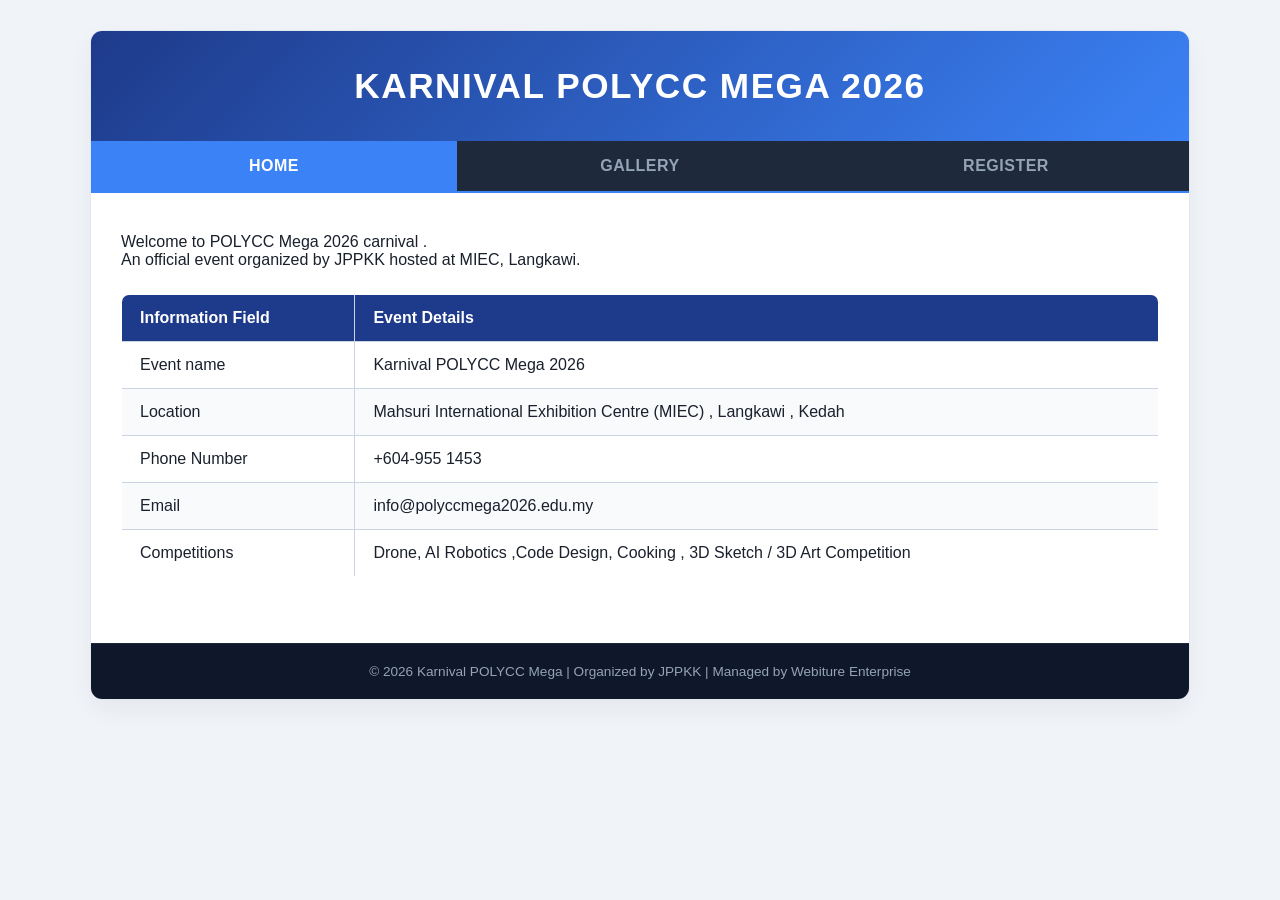
<file: index.html>
<!DOCTYPE html>
<html lang="en">
<head>
    <meta charset="UTF-8">
    <meta name="viewport" content="width=device-width, initial-scale=1.0">
    <title>Home - POLYCC Mega 2026</title>
    <link rel="stylesheet" href="style.css">
</head>
<body>

    <div class="container">
        <header>
            <h1>KARNIVAL POLYCC MEGA 2026</h1>
        </header>

        <nav>
            <a href="index.html" class="active">HOME</a>
            <a href="competition.html">GALLERY</a>
            <a href="register.html">REGISTER</a>
        </nav>

        <div class="content-area">
            <p>Welcome to POLYCC Mega 2026 carnival .</p>
            <p style="margin-bottom: 25px;">An official event organized by JPPKK hosted at MIEC, Langkawi.</p>
            
            <table class="info-table">
                <thead>
                    <tr>
                        <th>Information Field</th>
                        <th>Event Details</th>
                    </tr>
                </thead>
                <tbody>
                    <tr>
                        <td>Event name</td>
                        <td>Karnival POLYCC Mega 2026</td>
                    </tr>
                    <tr>
                        <td>Location</td>
                        <td>Mahsuri International Exhibition Centre (MIEC) , Langkawi , Kedah</td>
                    </tr>
                    <tr>
                        <td>Phone Number</td>
                        <td>+604-955 1453</td>
                    </tr>
                    <tr>
                        <td>Email</td>
                        <td>info@polyccmega2026.edu.my</td>
                    </tr>
                    <tr>
                        <td>Competitions</td>
                        <td>Drone, AI Robotics ,Code Design, Cooking , 3D Sketch / 3D Art Competition </td>
                    </tr>
                </tbody>
            </table>
        </div>

        <footer>
            <p>&copy; 2026 Karnival POLYCC Mega | Organized by JPPKK | Managed by Webiture Enterprise</p>
        </footer>
    </div>
</body>
</html>
</file>
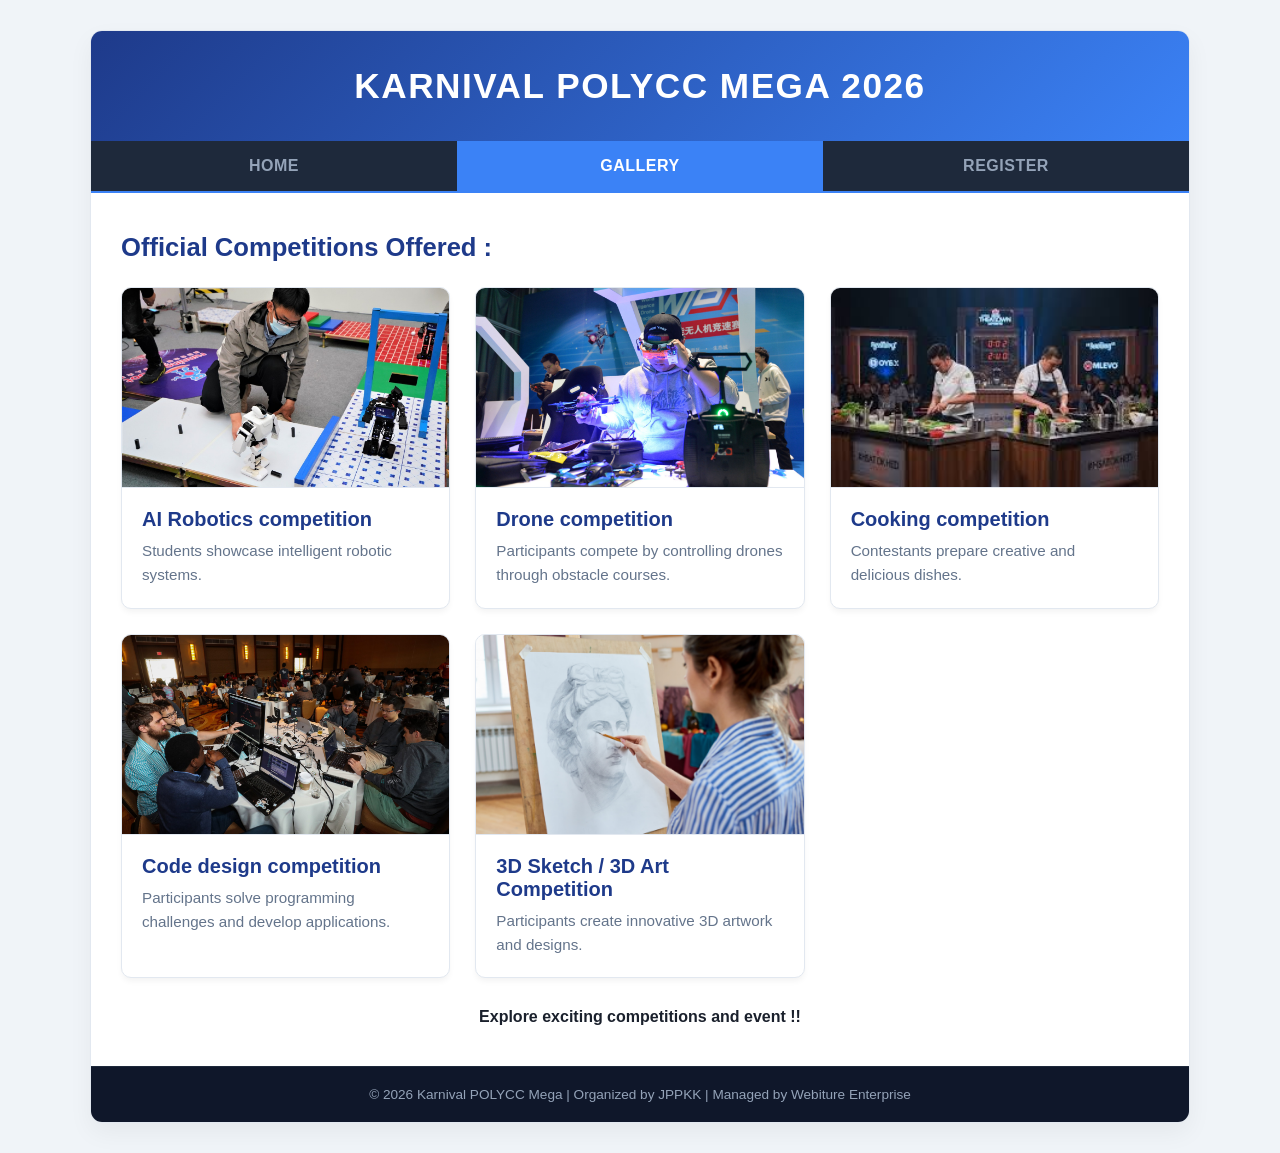
<file: competition.html>
<!DOCTYPE html>
<html lang="en">
<head>
    <meta charset="UTF-8">
    <meta name="viewport" content="width=device-width, initial-scale=1.0">
    <title>Gallery - POLYCC Mega 2026</title>
    <link rel="stylesheet" href="style.css">
</head>
<body>

    <div class="container">
        <header>
            <h1>KARNIVAL POLYCC MEGA 2026</h1>
        </header>

        <nav>
            <a href="index.html">HOME</a>
            <a href="competition.html" class="active">GALLERY</a>
            <a href="register.html">REGISTER</a>
        </nav>
        <div class="content-area">
            <h2>Official Competitions Offered :</h2>
            
            <div class="competitions-grid">
                
                <div class="comp-card">
                    <img src="robot.jpg" alt="AI Robotics Competition">
                    <div class="comp-card-content">
                        <h3>AI Robotics competition</h3>
                        <p>Students showcase intelligent robotic systems.</p>
                    </div>
                </div>

                <div class="comp-card">
                    <img src="drone-com.jpg" alt="Drone Competition">
                    <div class="comp-card-content">
                        <h3>Drone competition</h3>
                        <p>Participants compete by controlling drones through obstacle courses.</p>
                    </div>
                </div>

                <div class="comp-card">
                    <img src="cook-com.jpg" alt="Cooking Competition">
                    <div class="comp-card-content">
                        <h3>Cooking competition</h3>
                        <p>Contestants prepare creative and delicious dishes.</p>
                    </div>
                </div>

                <div class="comp-card">
                    <img src="code-com.jpg" alt="Code Design Competition">
                    <div class="comp-card-content">
                        <h3>Code design competition</h3>
                        <p>Participants solve programming challenges and develop applications.</p>
                    </div>
                </div>

                <div class="comp-card">
                    <img src="3dsketch-com.png" alt="3D Sketch / 3D Art Competition">
                    <div class="comp-card-content">
                        <h3>3D Sketch / 3D Art Competition</h3>
                        <p>Participants create innovative 3D artwork and designs.</p>
                    </div>
                </div>

            </div>
            <p style="margin-top: 30px; text-align: center; font-weight: bold;">Explore exciting competitions and event !!</p>
        </div>

        <footer>
            <p>&copy; 2026 Karnival POLYCC Mega | Organized by JPPKK | Managed by Webiture Enterprise</p>
        </footer>
    </div>

</body>
</html>
</file>
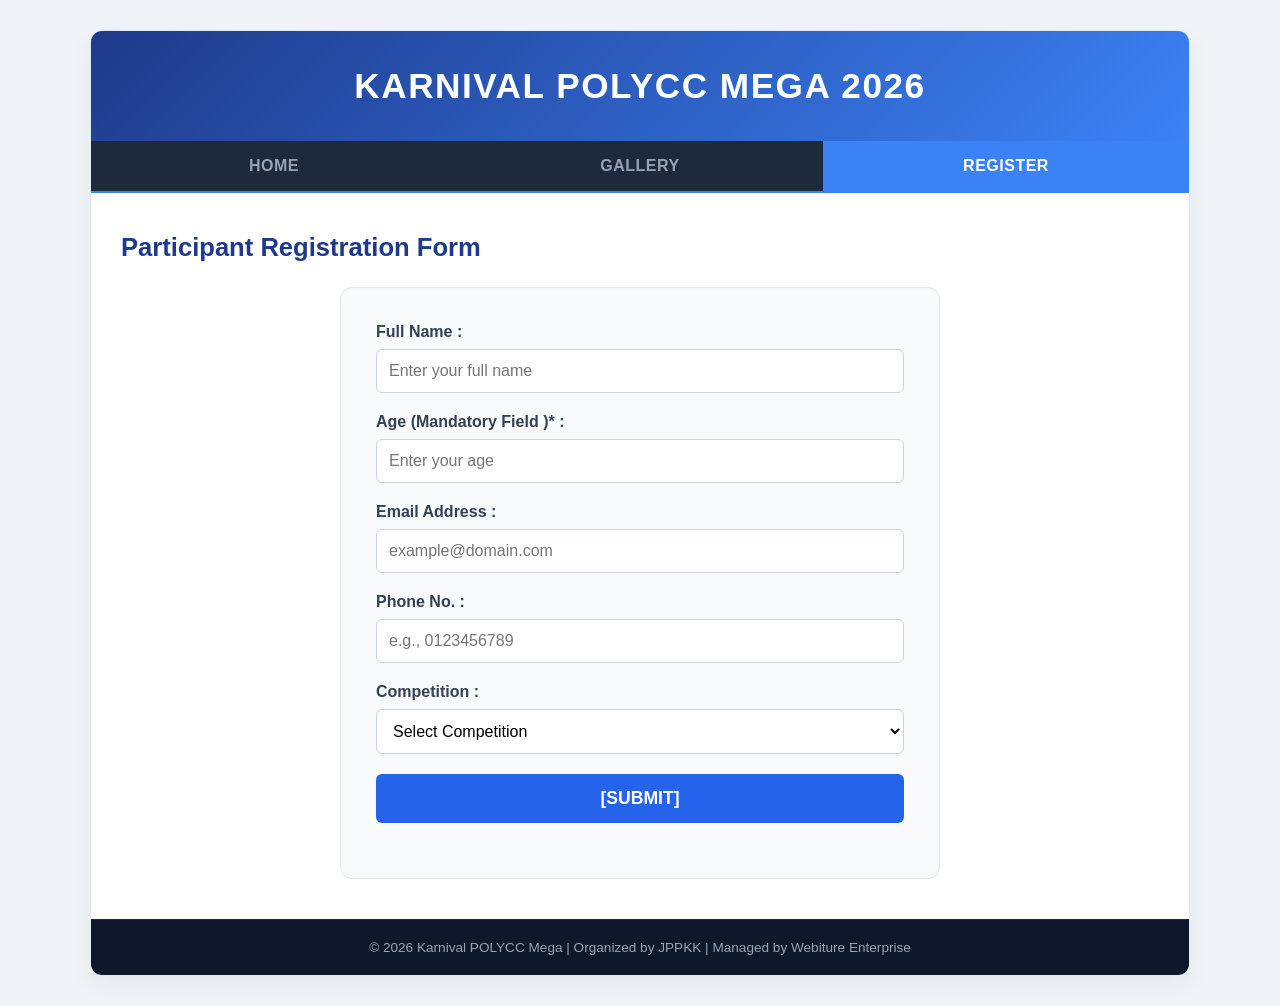
<file: register.html>
<!DOCTYPE html>
<html lang="en">
<head>
    <meta charset="UTF-8">
    <meta name="viewport" content="width=device-width, initial-scale=1.0">
    <title>Register - POLYCC Mega 2026</title>
    <link rel="stylesheet" href="style.css">
</head>
<body>

    <div class="container">
        <header>
            <h1>KARNIVAL POLYCC MEGA 2026</h1>
        </header>

        <nav>
            <a href="index.html">HOME</a>
            <a href="competition.html">GALLERY</a>
            <a href="register.html" class="active">REGISTER</a>
        </nav>

        <div class="content-area">
            <h2>Participant Registration Form</h2>
            
            <form action="#" method="POST" class="registration-form">
                
                <div class="form-group">
                    <label for="fullname">Full Name :</label>
                    <input type="text" id="fullname" name="fullname" placeholder="Enter your full name" required>
                </div>

                <div class="form-group">
                    <label for="age">Age (Mandatory Field )* :</label>
                    <input type="number" id="age" name="age" placeholder="Enter your age" required>
                </div>

                <div class="form-group">
                    <label for="email">Email Address :</label>
                    <input type="email" id="email" name="email" placeholder="example@domain.com" required>
                </div>

                <div class="form-group">
                    <label for="phone">Phone No. :</label>
                    <input type="tel" id="phone" name="phone" placeholder="e.g., 0123456789" required>
                </div>

                <div class="form-group">
                    <label for="competition">Competition :</label>
                    <select id="competition" name="competition" required>
                        <option value="" disabled selected>Select Competition</option>
                        <option value="robotics">AI Robotics competition</option>
                        <option value="drone">Drone competition</option>
                        <option value="cooking">Cooking competition</option>
                        <option value="code">Code design competition</option>
                        <option value="3dart">3D Sketch / 3D Art Competition</option>
                    </select>
                </div>

                <div class="form-group">
                    <button type="submit" class="submit-btn">[SUBMIT]</button>
                </div>
            </form>
        </div>

        <footer>
            <p>&copy; 2026 Karnival POLYCC Mega | Organized by JPPKK | Managed by Webiture Enterprise</p>
        </footer>
    </div>
</body>
</html>
</file>
<file: style.css>
* {
    margin: 0;
    padding: 0;
    box-sizing: border-box;
    font-family: 'Segoe UI', Arial, sans-serif;
}

body {
    background-color: #f0f4f8;
    color: #1a202c;
    padding: 30px 20px;
}

.container {
    max-width: 1100px;
    margin: 0 auto;
    background: #ffffff;
    border-radius: 12px;
    box-shadow: 0 10px 25px rgba(0, 0, 0, 0.05);
    overflow: hidden;
    border: 1px solid #e2e8f0;
}

header {
    background: linear-gradient(135deg, #1e3a8a, #3b82f6); 
    color: #ffffff;
    text-align: center;
    padding: 35px 20px;
}

header h1 {
    font-size: 2.2rem;
    font-weight: 800;
    letter-spacing: 1.5px;
    text-transform: uppercase;
}

nav {
    background-color: #1e293b; 
    display: flex;
    border-bottom: 2px solid #3b82f6;
}

nav a {
    flex: 1;
    color: #94a3b8;
    text-decoration: none;
    padding: 16px;
    text-align: center;
    font-weight: bold;
    font-size: 1rem;
    letter-spacing: 0.5px;
    transition: all 0.3s ease;
}

nav a:hover {
    color: #ffffff;
    background-color: #334155;
}

nav a.active {
    color: #ffffff;
    background-color: #3b82f6; 
}

.content-area {
    padding: 40px 30px;
    min-height: 450px;
}

.content-area h2 {
    font-size: 1.6rem;
    color: #1e3a8a;
    margin-bottom: 25px;
    font-weight: 700;
}

.info-table {
    width: 100%;
    border-collapse: collapse;
    margin-top: 20px;
    background-color: #ffffff;
    border-radius: 8px;
    overflow: hidden;
    border: 1px solid #cbd5e1;
}

.info-table th {
    background-color: #1e3a8a; 
    color: #ffffff;
    font-weight: 600;
    padding: 14px 18px;
    text-align: left;
    border: 1px solid #cbd5e1;
}

.info-table td {
    padding: 14px 18px;
    border: 1px solid #cbd5e1;
    text-align: left;
    vertical-align: middle;
}

.info-table tr:nth-child(even) {
    background-color: #f8fafc; 
}

.competitions-grid {
    display: grid;
    grid-template-columns: repeat(auto-fit, minmax(300px, 1fr));
    gap: 25px;
    margin-top: 20px;
}

.comp-card {
    border: 1px solid #e2e8f0;
    background: #ffffff;
    border-radius: 10px;
    overflow: hidden;
    box-shadow: 0 4px 6px -1px rgba(0, 0, 0, 0.05);
    display: flex;
    flex-direction: column;
    transition: transform 0.3s ease, box-shadow 0.3s ease;
}

.comp-card:hover {
    transform: translateY(-5px);
    box-shadow: 0 12px 20px -5px rgba(0, 0, 0, 0.1);
    border-color: #3b82f6;
}

.comp-card img {
    width: 100%;
    height: 200px;
    object-fit: cover;
    border-bottom: 1px solid #e2e8f0;
}

.comp-card-content {
    padding: 20px;
    flex-grow: 1;
}

.comp-card-content h3 {
    font-size: 1.25rem;
    color: #1e3a8a;
    margin-bottom: 8px;
    font-weight: 700;
}

.comp-card-content p {
    font-size: 0.95rem;
    color: #64748b;
    line-height: 1.6;
}
.registration-form {
    max-width: 600px;
    margin: 0 auto;
    border: 1px solid #e2e8f0;
    padding: 35px;
    background-color: #f8fafc;
    border-radius: 12px;
    box-shadow: inset 0 2px 4px rgba(0,0,0,0.02);
}

.form-group {
    margin-bottom: 20px;
}

.form-group label {
    display: block;
    margin-bottom: 8px;
    font-weight: 600;
    color: #334155;
}

.form-group input, .form-group select {
    width: 100%;
    padding: 12px;
    border: 1px solid #cbd5e1;
    border-radius: 6px;
    background-color: #ffffff;
    font-size: 1rem;
    transition: border-color 0.2s;
}

.form-group input:focus, .form-group select:focus {
    outline: none;
    border-color: #3b82f6;
    box-shadow: 0 0 0 3px rgba(59, 130, 246, 0.15);
}

.submit-btn {
    width: 100%;
    padding: 14px;
    background-color: #2563eb; 
    color: #ffffff;
    border: none;
    border-radius: 6px;
    font-size: 1.1rem;
    font-weight: bold;
    cursor: pointer;
    transition: background-color 0.2s;
}

.submit-btn:hover {
    background-color: #1d4ed8;
}

footer {
    background-color: #0f172a;
    color: #94a3b8;
    text-align: center;
    padding: 20px;
    font-size: 0.85rem;
    border-top: 1px solid #1e293b;
}
</file>
